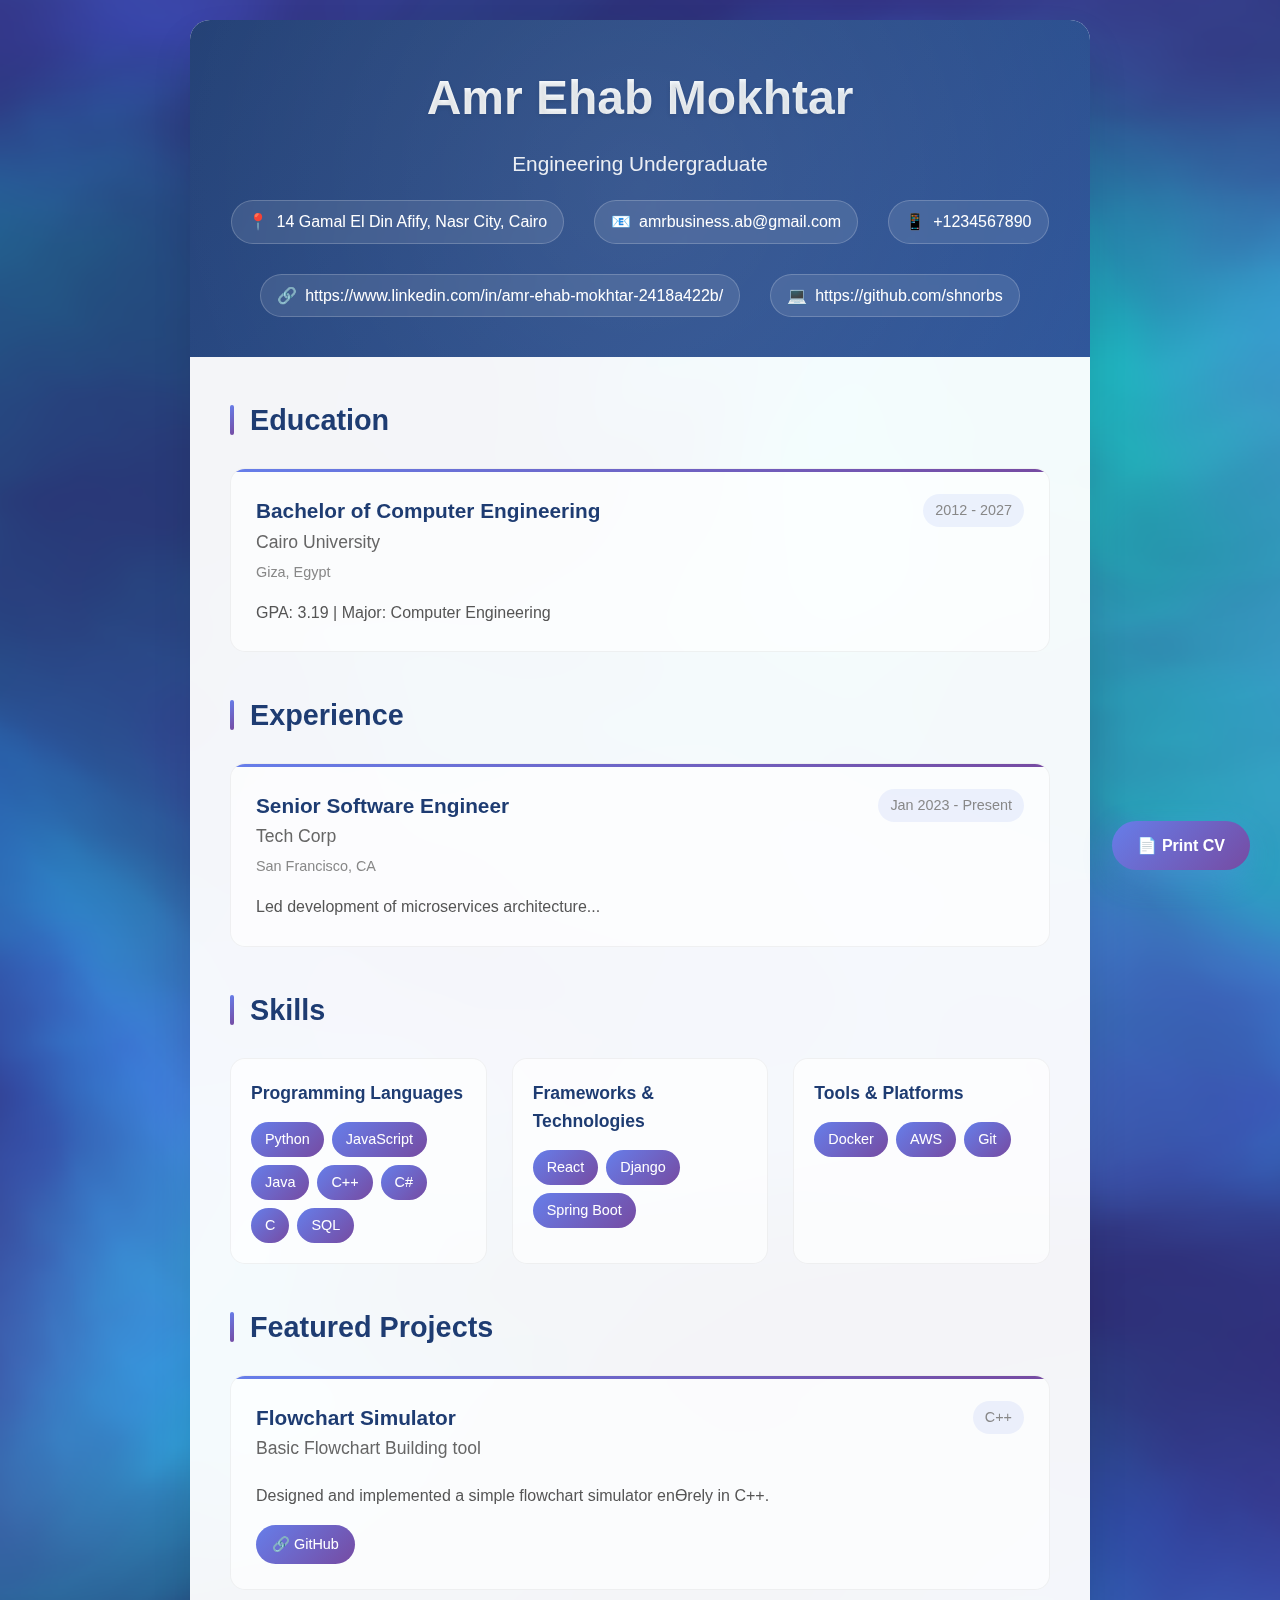
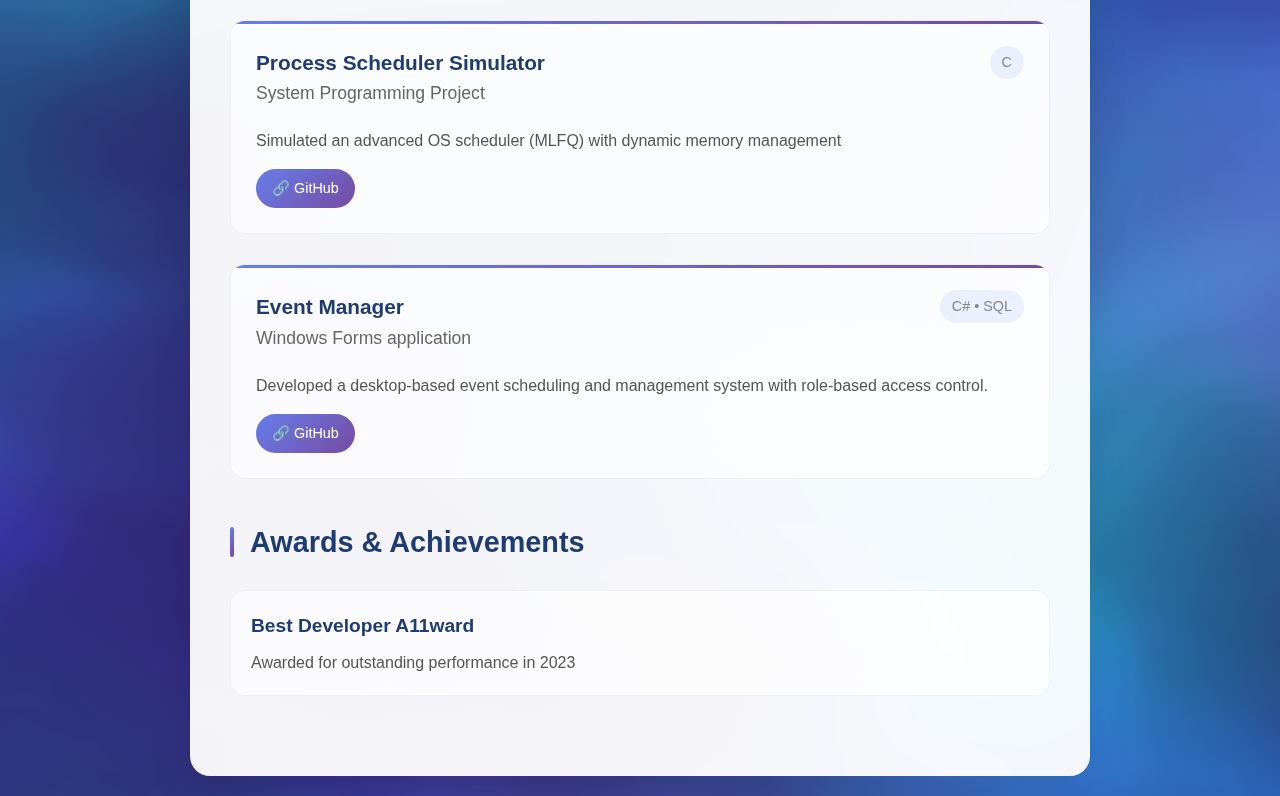
<file: index.html>
<!DOCTYPE html>
<html lang="en">
 <head>
  <meta charset="utf-8"/>
  <meta content="width=device-width, initial-scale=1.0" name="viewport"/>
  <title>
   Modern Developer CV
  </title>
  <link href="style.css" rel="stylesheet"/>
  <script src="three.r134.min.js">
  </script>
  <script src="vanta.fog.min.js">
  </script>
 </head>
 <body class="cv-body">
  <div class="cv-container">
   <div class="header">
    <div class="header-content">
     <h1 class="name" content="true">
      Amr Ehab Mokhtar
     </h1>
     <p class="title" content="true">
      Engineering Undergraduate
     </p>
     <div class="contact-info">
      <div class="contact-item">
       <span>
        📍
       </span>
       <span class="" content="true">
        14 Gamal El Din Afify, Nasr City, Cairo
       </span>
      </div>
      <div class="contact-item">
       <span>
        📧
       </span>
       <a class="" content="true" href="mailto:amrbusiness.ab@gmail.com">
        amrbusiness.ab@gmail.com
       </a>
      </div>
      <div class="contact-item">
       <span>
        📱
       </span>
       <span class="" content="true">
        +1234567890
       </span>
      </div>
      <div class="contact-item">
       <span>
        🔗
       </span>
       <a class="" content="true" href="https://www.linkedin.com/in/amr-ehab-mokhtar-2418a422b/">
        https://www.linkedin.com/in/amr-ehab-mokhtar-2418a422b/
       </a>
      </div>
      <div class="contact-item">
       <span>
        💻
       </span>
       <a class="" content="true" href="https://github.com/shnorbs">
        https://github.com/shnorbs
       </a>
      </div>
     </div>
    </div>
   </div>
   <div class="main-content">
    <div class="section">
     <h2 class="section-title">
      Education
     </h2>
     <div class="education-item">
      <div class="item-header">
       <div>
        <h3 class="item-title" content="true">
         Bachelor of Computer Engineering
        </h3>
        <p class="item-company" content="true">
         Cairo University
        </p>
        <p class="item-location" content="true">
         Giza, Egypt
        </p>
       </div>
       <div class="item-duration" content="true">
        2012 - 2027
       </div>
      </div>
      <p class="item-description" content="true">
       GPA: 3.19 | Major: Computer Engineering
      </p>
     </div>
    </div>
    <div class="section">
     <h2 class="section-title">
      Experience
     </h2>
     <div class="experience-item">
      <div class="item-header">
       <div>
        <h3 class="item-title" content="true">
         Senior Software Engineer
        </h3>
        <p class="item-company" content="true">
         Tech Corp
        </p>
        <p class="item-location" content="true">
         San Francisco, CA
        </p>
       </div>
       <div class="item-duration" content="true">
        Jan 2023 - Present
       </div>
      </div>
      <p class="item-description" content="true">
       Led development of microservices architecture...
      </p>
     </div>
    </div>
    <div class="section">
     <h2 class="section-title">
      Skills
     </h2>
     <div class="skills-grid">
      <div class="skill-category">
       <h4>
        Programming Languages
       </h4>
       <div class="skill-tags">
        <span class="skill-tag" content="true">
         Python
        </span>
        <span class="skill-tag" content="true">
         JavaScript
        </span>
        <span class="skill-tag" content="true">
         Java
        </span>
        <span class="skill-tag" content="true">
         C++
        </span>
        <span class="skill-tag" content="true">
         C#
        </span>
        <span class="skill-tag" content="true">
         C
        </span>
        <span class="skill-tag" content="true">
         SQL
        </span>
       </div>
      </div>
      <div class="skill-category">
       <h4>
        Frameworks &amp; Technologies
       </h4>
       <div class="skill-tags">
        <span class="skill-tag" content="true">
         React
        </span>
        <span class="skill-tag" content="true">
         Django
        </span>
        <span class="skill-tag" content="true">
         Spring Boot
        </span>
       </div>
      </div>
      <div class="skill-category">
       <h4>
        Tools &amp; Platforms
       </h4>
       <div class="skill-tags">
        <span class="skill-tag" content="true">
         Docker
        </span>
        <span class="skill-tag" content="true">
         AWS
        </span>
        <span class="skill-tag" content="true">
         Git
        </span>
       </div>
      </div>
     </div>
    </div>
    <div class="section">
     <h2 class="section-title">
      Featured Projects
     </h2>
     <div class="project-item">
      <div class="item-header">
       <div>
        <h3 class="item-title" content="true">
         Flowchart Simulator
        </h3>
        <p class="item-company" content="true">
         Basic Flowchart Building tool
        </p>
       </div>
       <div class="item-duration" content="true">
        C++
       </div>
      </div>
      <p class="item-description" content="true">
       Designed and implemented a simple flowchart simulator enƟrely in C++.
      </p>
      <div class="project-links">
       <a class="project-link" content="true" href="https://github.com/shnorbs/EventManager">
        🔗 GitHub
       </a>
      </div>
     </div>
     <div class="project-item">
      <div class="item-header">
       <div>
        <h3 class="item-title" content="true">
         Process Scheduler Simulator
        </h3>
        <p class="item-company" content="true">
         System Programming Project
        </p>
       </div>
       <div class="item-duration" content="true">
        C
       </div>
      </div>
      <p class="item-description" content="true">
       Simulated an advanced OS scheduler (MLFQ) with dynamic memory management
      </p>
      <div class="project-links">
       <a class="project-link" content="true" href="https://github.com/shnorbs/EventManager">
        🔗 GitHub
       </a>
      </div>
     </div>
     <div class="project-item">
      <div class="item-header">
       <div>
        <h3 class="item-title" content="true">
         Event Manager
        </h3>
        <p class="item-company" content="true">
         Windows Forms application
        </p>
       </div>
       <div class="item-duration" content="true">
        C# • SQL
       </div>
      </div>
      <p class="item-description" content="true">
       Developed a desktop-based event scheduling and management system with role-based access control.
      </p>
      <div class="project-links">
       <a class="project-link" content="true" href="https://github.com/shnorbs/EventManager">
        🔗 GitHub
       </a>
      </div>
     </div>
    </div>
    <div class="section">
     <h2 class="section-title">
      Awards &amp; Achievements
     </h2>
     <div class="awards-item">
      <h3 class="award-title" content="true">
       Best Developer A11ward
      </h3>
      <p class="award-description" content="true">
       Awarded for outstanding performance in 2023
      </p>
     </div>
    </div>
   </div>
  </div>
  <button class="print-btn" onclick="window.print()">
   📄 Print CV
  </button>
  <script>
   // Add smooth scrolling
        document.querySelectorAll('a[href^="#"]').forEach(anchor => {
            anchor.addEventListener('click', function (e) {
                e.preventDefault();
                document.querySelector(this.getAttribute('href')).scrollIntoView({
                    behavior: 'smooth'
                });
            });
        });

        // Add section animations on scroll
        const observerOptions = {
            threshold: 0.1,
            rootMargin: '0px 0px -50px 0px'
        };

        const observer = new IntersectionObserver((entries) => {
            entries.forEach(entry => {
                if (entry.isIntersecting) {
                    entry.target.style.animationDelay = '0.1s';
                    entry.target.style.animationFillMode = 'both';
                }
            });
        }, observerOptions);

        document.querySelectorAll('.section').forEach(section => {
            observer.observe(section);
        });

        document.addEventListener('DOMContentLoaded', function () {
            // Create a more dynamic and cool fog effect
            const vantaEffect = VANTA.FOG({
                el: ".cv-body",
                mouseControls: true,
                touchControls: true,
                gyroControls: true, // Enable gyro for mobile devices
                minHeight: 200.00,
                minWidth: 200.00,

                // Enhanced color scheme with more vibrant colors
                highlightColor: 0x00d4aa,
                midtoneColor: 0x7b68ee,
                baseColor: 0x2d1b69,

                // Dynamic fog properties
                blurFactor: 0.65,            // More blur for ethereal effect
                speed: 3.50,                 // Slower, more mesmerizing movement
                zoom: 1.80,                  // Better zoom level

                // Additional cool properties
                scale: 1.2,                  // Scale factor
                scaleMobile: 0.8,            // Mobile optimization

                // Performance optimizations
                lowFrameRate: false,
                showStats: false
            });


        });
  </script>
 </body>
</html>
</file>
<file: style.css>
* {
    margin: 0;
    padding: 0;
    box-sizing: border-box;
}

body {
    font-family: 'SF Pro Display', -apple-system, BlinkMacSystemFont, 'Segoe UI', Roboto, sans-serif;
    line-height: 1.6;
    color: #333;
    background: linear-gradient(135deg, #1f3e76 0%, #4b51a2 100%);
    min-height: 100vh;
    padding: 20px;
}

.cv-container {
    max-width: 900px;
    margin: 0 auto;
    background: rgba(255, 255, 255, 0.95);
    backdrop-filter: blur(10px);
    border-radius: 20px;
    overflow: hidden;
    box-shadow: 0 20px 40px rgba(0, 0, 0, 0.1);
    animation: slideUp 0.8s ease-out;
}

@keyframes slideUp {
    from {
        opacity: 0;
        transform: translateY(30px);
    }

    to {
        opacity: 1;
        transform: translateY(0);
    }
}

.header {
    background: linear-gradient(135deg, #1e3c72 0%, #2a5298 100%);
    color: white;
    padding: 40px;
    text-align: center;
    position: relative;
    overflow: hidden;
}

.header::before {
    content: '';
    position: absolute;
    top: -50%;
    left: -50%;
    width: 200%;
    height: 200%;
    background: radial-gradient(circle, rgba(255, 255, 255, 0.1) 0%, transparent 70%);
    animation: rotate 20s linear infinite;
}

@keyframes rotate {
    0% {
        transform: rotate(0deg);
    }

    100% {
        transform: rotate(360deg);
    }
}

.header-content {
    position: relative;
    z-index: 1;
}

.name {
    font-size: 3rem;
    font-weight: 700;
    margin-bottom: 10px;
    background: linear-gradient(45deg, #fff, #f0f8ff);
    -webkit-background-clip: text;
    -webkit-text-fill-color: transparent;
    background-clip: text;
    text-shadow: 0 2px 4px rgba(0, 0, 0, 0.1);
}

.title {
    font-size: 1.3rem;
    font-weight: 300;
    opacity: 0.9;
    margin-bottom: 20px;
}

.contact-info {
    display: flex;
    justify-content: center;
    gap: 30px;
    flex-wrap: wrap;
    margin-top: 20px;
}

.contact-item {
    display: flex;
    align-items: center;
    gap: 8px;
    padding: 8px 16px;
    background: rgba(255, 255, 255, 0.1);
    border-radius: 25px;
    backdrop-filter: blur(5px);
    border: 1px solid rgba(255, 255, 255, 0.2);
    transition: all 0.3s ease;
}

.contact-item:hover {
    background: rgba(255, 255, 255, 0.2);
    transform: translateY(-2px);
}

.contact-item a {
    color: white;
    text-decoration: none;
    font-weight: 500;
}

.main-content {
    padding: 40px;
}

.section {
    margin-bottom: 40px;
    animation: fadeIn 0.6s ease-out;
}

@keyframes fadeIn {
    from {
        opacity: 0;
        transform: translateY(20px);
    }

    to {
        opacity: 1;
        transform: translateY(0);
    }
}

.section-title {
    font-size: 1.8rem;
    font-weight: 700;
    margin-bottom: 25px;
    color: #1e3c72;
    position: relative;
    padding-left: 20px;
}

.section-title::before {
    content: '';
    position: absolute;
    left: 0;
    top: 50%;
    transform: translateY(-50%);
    width: 4px;
    height: 30px;
    background: linear-gradient(135deg, #667eea, #764ba2);
    border-radius: 2px;
}

.experience-item,
.project-item,
.education-item {
    margin-bottom: 30px;
    padding: 25px;
    background: rgba(255, 255, 255, 0.7);
    border-radius: 15px;
    border: 1px solid rgba(0, 0, 0, 0.05);
    transition: all 0.3s ease;
    position: relative;
    overflow: hidden;
}

.experience-item::before,
.project-item::before,
.education-item::before {
    content: '';
    position: absolute;
    top: 0;
    left: 0;
    right: 0;
    height: 3px;
    background: linear-gradient(90deg, #667eea, #764ba2);
}

.experience-item:hover,
.project-item:hover,
.education-item:hover {
    transform: translateY(-5px);
    box-shadow: 0 10px 30px rgba(0, 0, 0, 0.1);
}

.item-header {
    display: flex;
    justify-content: space-between;
    align-items: flex-start;
    margin-bottom: 15px;
    flex-wrap: wrap;
    gap: 10px;
}

.item-title {
    font-size: 1.3rem;
    font-weight: 600;
    color: #1e3c72;
}

.item-company {
    font-size: 1.1rem;
    color: #666;
    margin-bottom: 5px;
}

.item-location {
    font-size: 0.9rem;
    color: #888;
}

.item-duration {
    font-size: 0.9rem;
    color: #888;
    background: rgba(102, 126, 234, 0.1);
    padding: 5px 12px;
    border-radius: 20px;
    white-space: nowrap;
}

.item-description {
    color: #555;
    line-height: 1.7;
}

.skills-grid {
    display: grid;
    grid-template-columns: repeat(auto-fit, minmax(250px, 1fr));
    gap: 25px;
}

.skill-category {
    background: rgba(255, 255, 255, 0.7);
    padding: 20px;
    border-radius: 15px;
    border: 1px solid rgba(0, 0, 0, 0.05);
}

.skill-category h4 {
    font-size: 1.1rem;
    font-weight: 600;
    color: #1e3c72;
    margin-bottom: 15px;
}

.skill-tags {
    display: flex;
    flex-wrap: wrap;
    gap: 8px;
}

.skill-tag {
    background: linear-gradient(135deg, #667eea, #764ba2);
    color: white;
    padding: 6px 14px;
    border-radius: 20px;
    font-size: 0.9rem;
    font-weight: 500;
    transition: all 0.3s ease;
}

.skill-tag:hover {
    transform: translateY(-2px);
    box-shadow: 0 5px 15px rgba(102, 126, 234, 0.4);
}

.project-links {
    display: flex;
    gap: 15px;
    margin-top: 15px;
    flex-wrap: wrap;
}

.project-link {
    display: inline-flex;
    align-items: center;
    gap: 5px;
    padding: 8px 16px;
    background: linear-gradient(135deg, #667eea, #764ba2);
    color: white;
    text-decoration: none;
    border-radius: 25px;
    font-size: 0.9rem;
    font-weight: 500;
    transition: all 0.3s ease;
}

.project-link:hover {
    transform: translateY(-2px);
    box-shadow: 0 5px 15px rgba(102, 126, 234, 0.4);
}

.awards-item {
    background: rgba(255, 255, 255, 0.7);
    padding: 20px;
    border-radius: 15px;
    border: 1px solid rgba(0, 0, 0, 0.05);
    margin-bottom: 15px;
}

.award-title {
    font-size: 1.2rem;
    font-weight: 600;
    color: #1e3c72;
    margin-bottom: 8px;
}

.award-description {
    color: #555;
    line-height: 1.6;
}

.print-btn {
    position: fixed;
    bottom: 30px;
    right: 30px;
    background: linear-gradient(135deg, #667eea, #764ba2);
    color: white;
    border: none;
    padding: 15px 25px;
    border-radius: 50px;
    font-size: 1rem;
    font-weight: 600;
    cursor: pointer;
    box-shadow: 0 10px 30px rgba(102, 126, 234, 0.3);
    transition: all 0.3s ease;
    z-index: 1000;
}

.print-btn:hover {
    transform: translateY(-3px);
    box-shadow: 0 15px 40px rgba(102, 126, 234, 0.4);
}

.editable {
    background: rgba(255, 255, 255, 0.1);
    border: 2px dashed rgba(102, 126, 234, 0.3);
    border-radius: 5px;
    padding: 2px 5px;
    transition: all 0.3s ease;
}

.editable:hover {
    background: rgba(102, 126, 234, 0.1);
    border-color: rgba(102, 126, 234, 0.5);
}

.edit-mode {
    background: rgba(255, 255, 255, 0.9);
    border: 2px solid #667eea;
    outline: none;
}

@media (max-width: 768px) {
    .cv-container {
        margin: 10px;
        border-radius: 15px;
    }

    .header {
        padding: 30px 20px;
    }

    .name {
        font-size: 2.2rem;
    }

    .main-content {
        padding: 30px 20px;
    }

    .contact-info {
        gap: 15px;
    }

    .item-header {
        flex-direction: column;
        align-items: flex-start;
    }

    .skills-grid {
        grid-template-columns: 1fr;
    }

    .print-btn {
        bottom: 20px;
        right: 20px;
        padding: 12px 20px;
    }
}

@media print {
    body {
        background: white;
        padding: 0;
    }

    .cv-container {
        box-shadow: none;
        border-radius: 0;
        background: white;
    }

    .print-btn {
        display: none;
    }

    .editable {
        border: none;
        background: transparent;
    }
}
</file>
